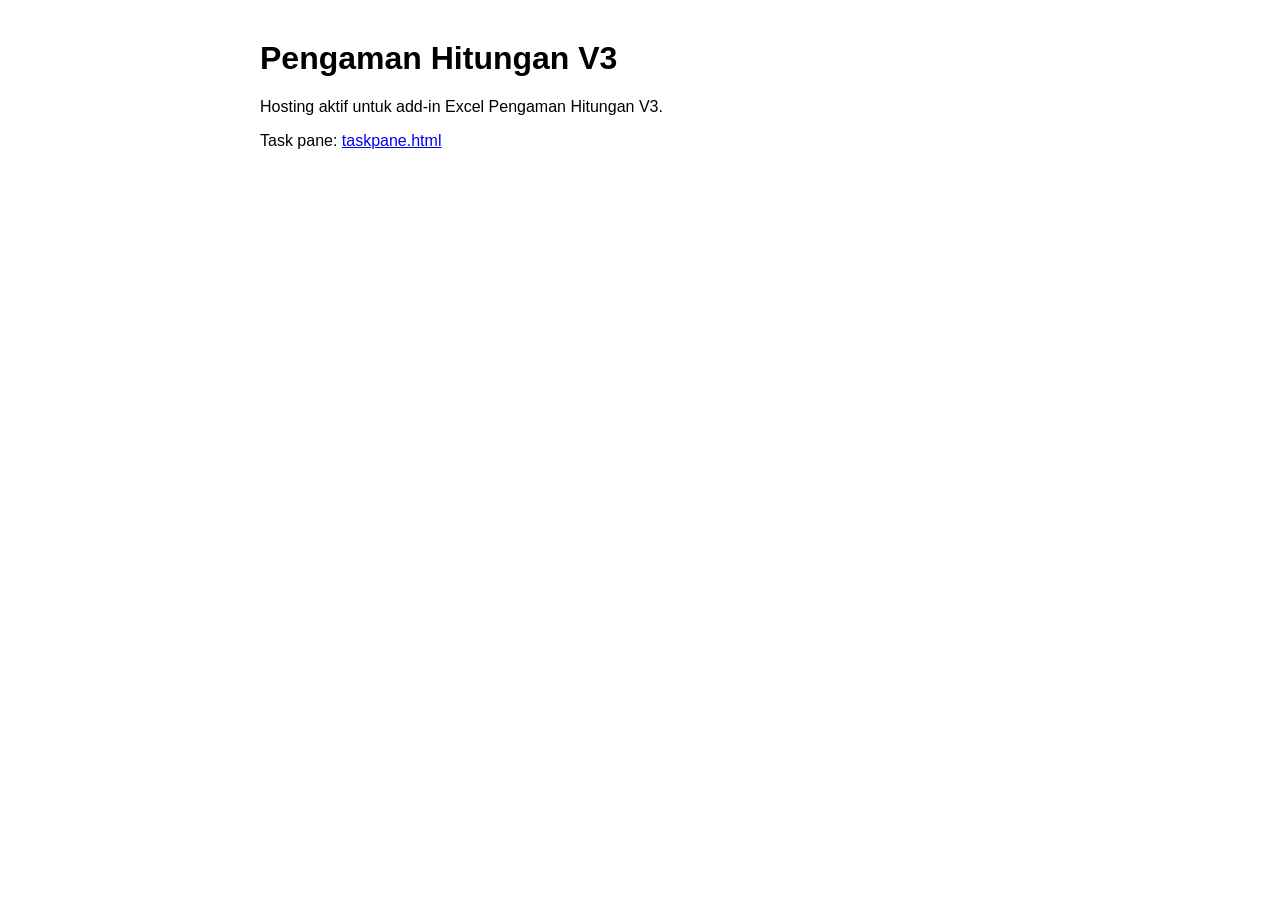
<file: index.html>
<!doctype html>
<html lang="id"><head><meta charset="utf-8"><meta name="viewport" content="width=device-width,initial-scale=1"><title>Pengaman Hitungan V3</title></head>
<body style="font-family:Segoe UI,Arial,sans-serif;max-width:760px;margin:40px auto;padding:0 20px">
<h1>Pengaman Hitungan V3</h1>
<p>Hosting aktif untuk add-in Excel Pengaman Hitungan V3.</p>
<p>Task pane: <a href="taskpane.html">taskpane.html</a></p>
</body></html>
</file>
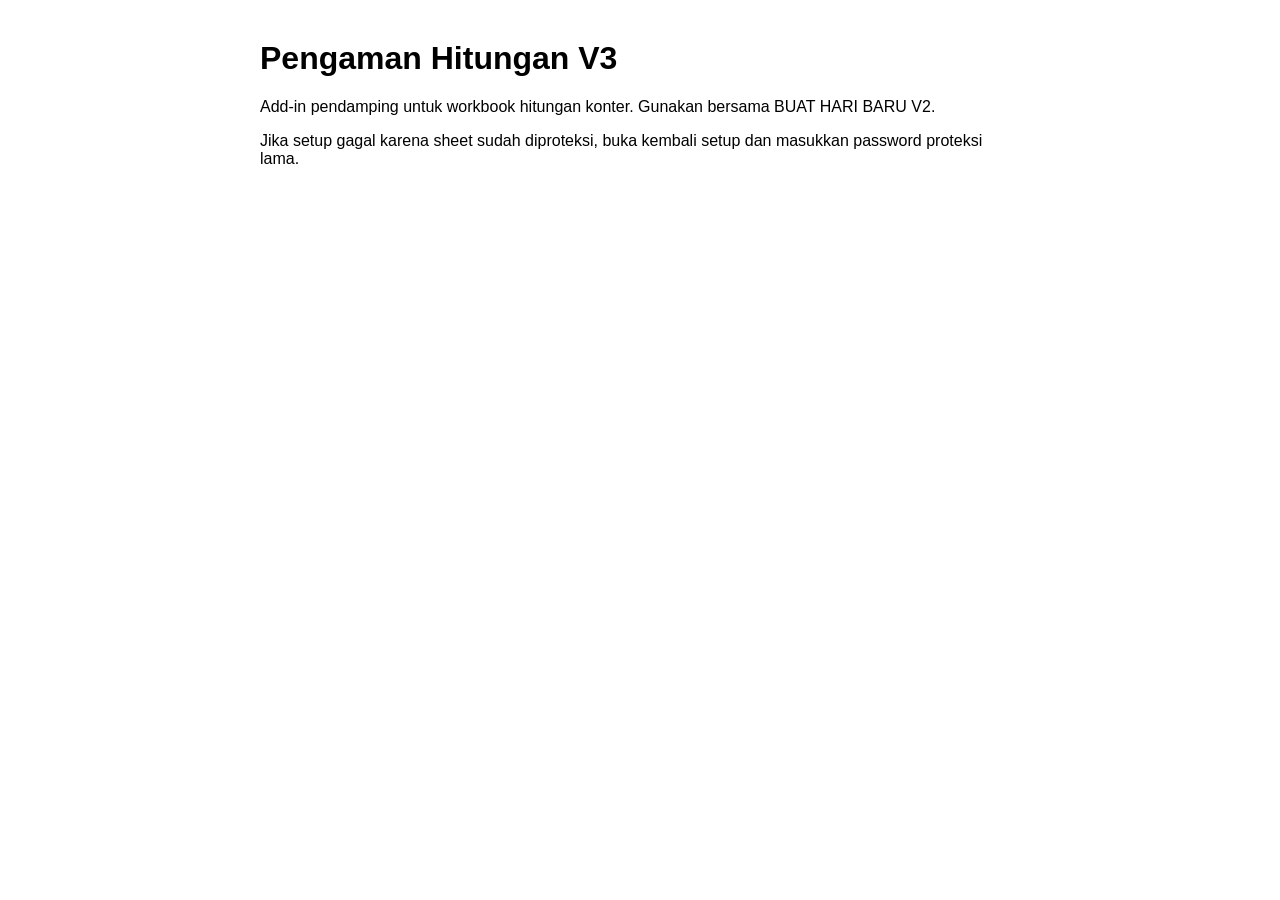
<file: support.html>
<!doctype html>
<html lang="id"><head><meta charset="utf-8"><title>Pengaman Hitungan V3 - Bantuan</title></head>
<body style="font-family:Segoe UI,Arial,sans-serif;max-width:760px;margin:40px auto;padding:0 20px">
<h1>Pengaman Hitungan V3</h1>
<p>Add-in pendamping untuk workbook hitungan konter. Gunakan bersama BUAT HARI BARU V2.</p>
<p>Jika setup gagal karena sheet sudah diproteksi, buka kembali setup dan masukkan password proteksi lama.</p>
</body></html>
</file>
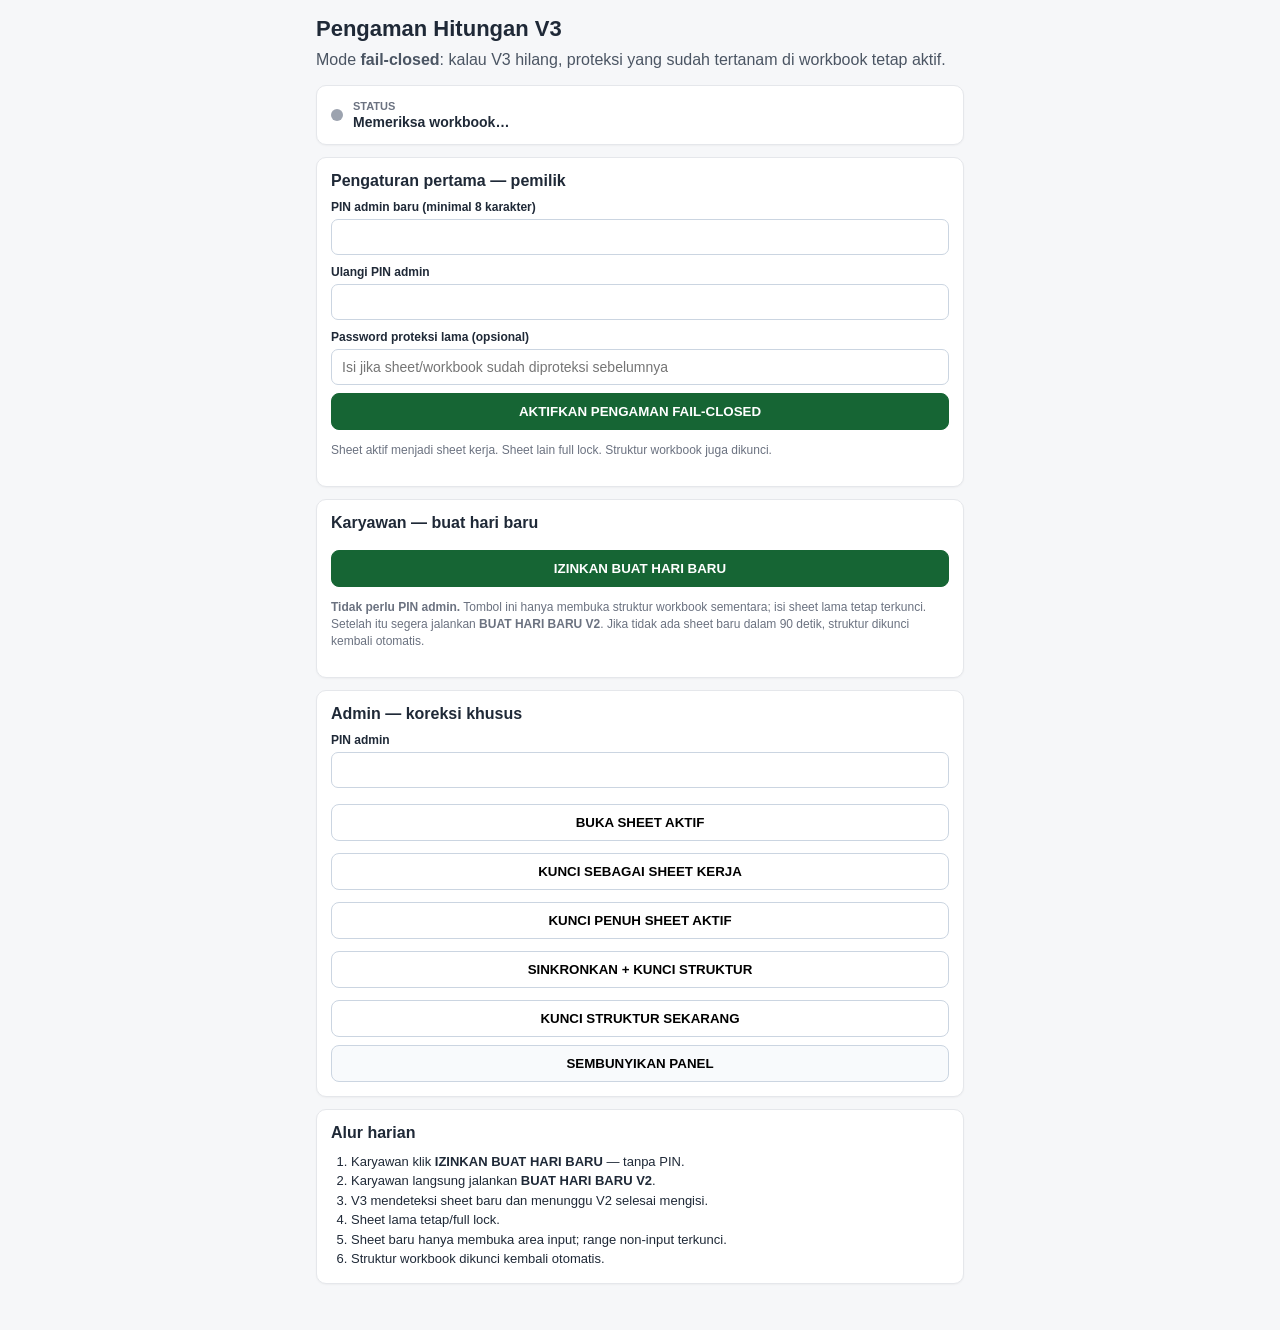
<file: taskpane.html>
<!doctype html>
<html lang="id">
<head>
  <meta charset="utf-8" />
  <meta http-equiv="X-UA-Compatible" content="IE=Edge" />
  <meta name="viewport" content="width=device-width, initial-scale=1" />
  <title>Pengaman Hitungan V3</title>
  <script src="https://appsforoffice.microsoft.com/lib/1/hosted/office.js"></script>
  <link rel="stylesheet" href="taskpane.css?v=3.1.1" />
</head>
<body>
  <main class="wrap">
    <h1>Pengaman Hitungan V3</h1>
    <p class="sub">Mode <b>fail-closed</b>: kalau V3 hilang, proteksi yang sudah tertanam di workbook tetap aktif.</p>

    <section class="card">
      <div class="status-row">
        <span id="statusDot" class="dot off"></span>
        <div>
          <div class="label">Status</div>
          <div id="statusText">Memeriksa workbook…</div>
        </div>
      </div>
    </section>

    <section class="card" id="setupCard">
      <h2>Pengaturan pertama — pemilik</h2>
      <label>PIN admin baru (minimal 8 karakter)</label>
      <input id="setupPin" type="password" autocomplete="new-password" />
      <label>Ulangi PIN admin</label>
      <input id="setupPin2" type="password" autocomplete="new-password" />
      <label>Password proteksi lama (opsional)</label>
      <input id="oldPassword" type="password" autocomplete="off"
        placeholder="Isi jika sheet/workbook sudah diproteksi sebelumnya" />
      <button id="setupBtn" class="primary">AKTIFKAN PENGAMAN FAIL-CLOSED</button>
      <p class="hint">Sheet aktif menjadi sheet kerja. Sheet lain full lock. Struktur workbook juga dikunci.</p>
    </section>

    <section class="card" id="employeeCard">
      <h2>Karyawan — buat hari baru</h2>
      <button id="beginDayBtn" class="primary">IZINKAN BUAT HARI BARU</button>
      <p class="hint">
        <b>Tidak perlu PIN admin.</b> Tombol ini hanya membuka struktur workbook sementara; isi sheet lama tetap terkunci.
        Setelah itu segera jalankan <b>BUAT HARI BARU V2</b>. Jika tidak ada sheet baru dalam 90 detik, struktur dikunci kembali otomatis.
      </p>
    </section>

    <section class="card" id="adminCard">
      <h2>Admin — koreksi khusus</h2>
      <label>PIN admin</label>
      <input id="adminPin" type="password" autocomplete="off" />
      <div class="grid">
        <button id="unlockBtn">BUKA SHEET AKTIF</button>
        <button id="partialLockBtn">KUNCI SEBAGAI SHEET KERJA</button>
        <button id="fullLockBtn">KUNCI PENUH SHEET AKTIF</button>
        <button id="syncBtn">SINKRONKAN + KUNCI STRUKTUR</button>
        <button id="lockNowBtn">KUNCI STRUKTUR SEKARANG</button>
      </div>
      <button id="hideBtn" class="ghost">SEMBUNYIKAN PANEL</button>
    </section>

    <section class="card">
      <h2>Alur harian</h2>
      <ol>
        <li>Karyawan klik <b>IZINKAN BUAT HARI BARU</b> — tanpa PIN.</li>
        <li>Karyawan langsung jalankan <b>BUAT HARI BARU V2</b>.</li>
        <li>V3 mendeteksi sheet baru dan menunggu V2 selesai mengisi.</li>
        <li>Sheet lama tetap/full lock.</li>
        <li>Sheet baru hanya membuka area input; range non-input terkunci.</li>
        <li>Struktur workbook dikunci kembali otomatis.</li>
      </ol>
    </section>

    <div id="message" class="message"></div>
  </main>
  <script src="taskpane.js?v=3.1.1"></script>
</body>
</html>
</file>
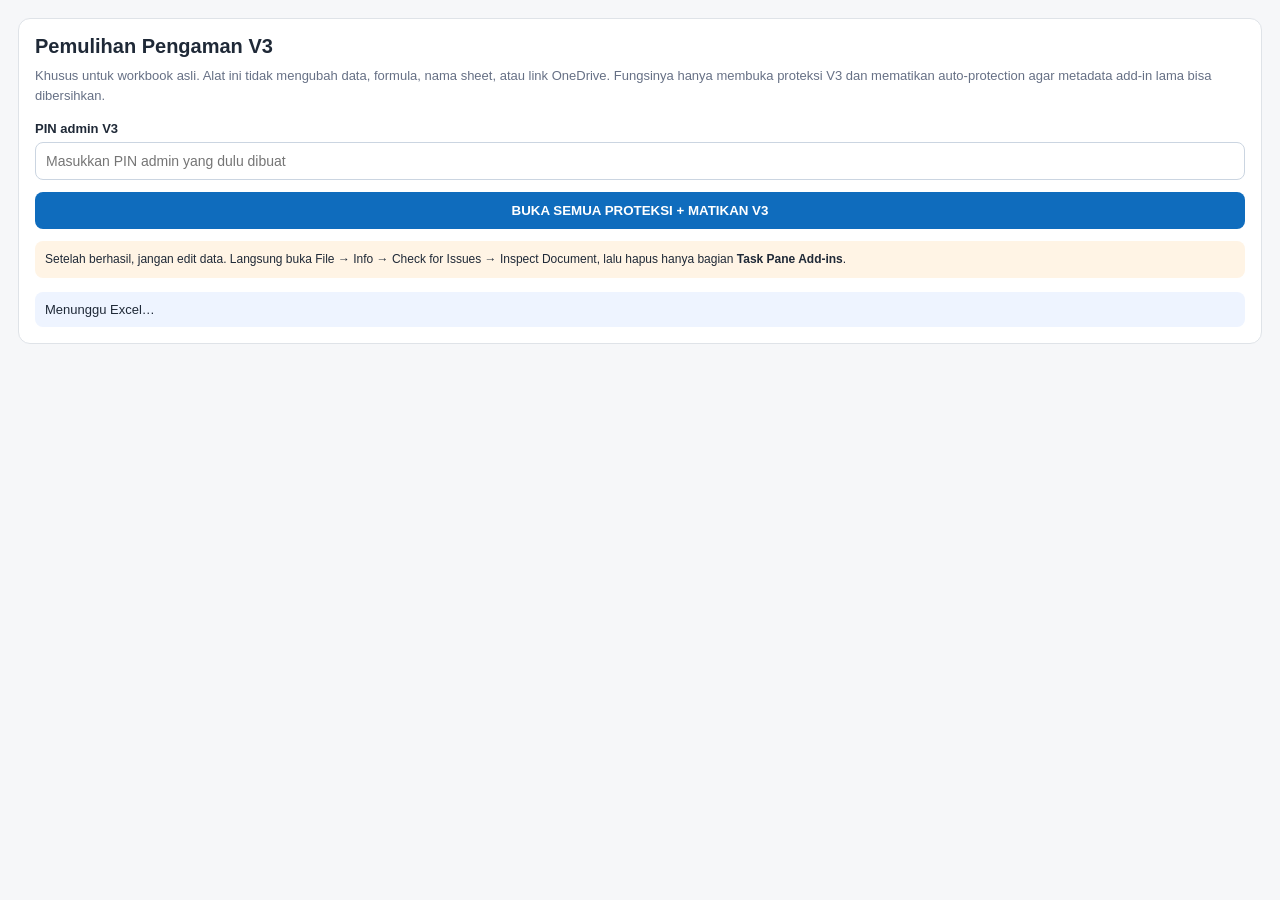
<file: recovery/taskpane.html>
<!doctype html>
<html lang="id">
<head>
  <meta charset="utf-8" />
  <meta name="viewport" content="width=device-width,initial-scale=1" />
  <title>Pemulihan Pengaman V3</title>
  <script src="https://appsforoffice.microsoft.com/lib/1/hosted/office.js"></script>
  <style>
    body{font-family:Segoe UI,Arial,sans-serif;margin:0;background:#f6f7f9;color:#1f2937}
    .wrap{padding:18px}.card{background:white;border:1px solid #dfe3e8;border-radius:12px;padding:16px}
    h1{font-size:20px;margin:0 0 8px}.muted{font-size:13px;color:#667085;line-height:1.5}
    label{display:block;font-size:13px;font-weight:600;margin:16px 0 6px}
    input{width:100%;box-sizing:border-box;padding:10px;border:1px solid #cbd5e1;border-radius:8px;font-size:14px}
    button{width:100%;margin-top:12px;padding:11px;border:0;border-radius:8px;background:#0f6cbd;color:white;font-weight:700;cursor:pointer}
    button:disabled{opacity:.55;cursor:not-allowed}.status{margin-top:14px;padding:10px;border-radius:8px;background:#eef4ff;font-size:13px;white-space:pre-wrap}
    .warn{margin-top:12px;padding:10px;border-radius:8px;background:#fff4e5;font-size:12px;line-height:1.45}
  </style>
</head>
<body>
<div class="wrap">
  <div class="card">
    <h1>Pemulihan Pengaman V3</h1>
    <div class="muted">Khusus untuk workbook asli. Alat ini tidak mengubah data, formula, nama sheet, atau link OneDrive. Fungsinya hanya membuka proteksi V3 dan mematikan auto-protection agar metadata add-in lama bisa dibersihkan.</div>
    <label>PIN admin V3</label>
    <input id="pin" type="password" autocomplete="off" placeholder="Masukkan PIN admin yang dulu dibuat" />
    <button id="unlock">BUKA SEMUA PROTEKSI + MATIKAN V3</button>
    <div class="warn">Setelah berhasil, jangan edit data. Langsung buka File → Info → Check for Issues → Inspect Document, lalu hapus hanya bagian <b>Task Pane Add-ins</b>.</div>
    <div id="status" class="status">Menunggu Excel…</div>
  </div>
</div>
<script src="taskpane.js?v=1"></script>
</body>
</html>
</file>
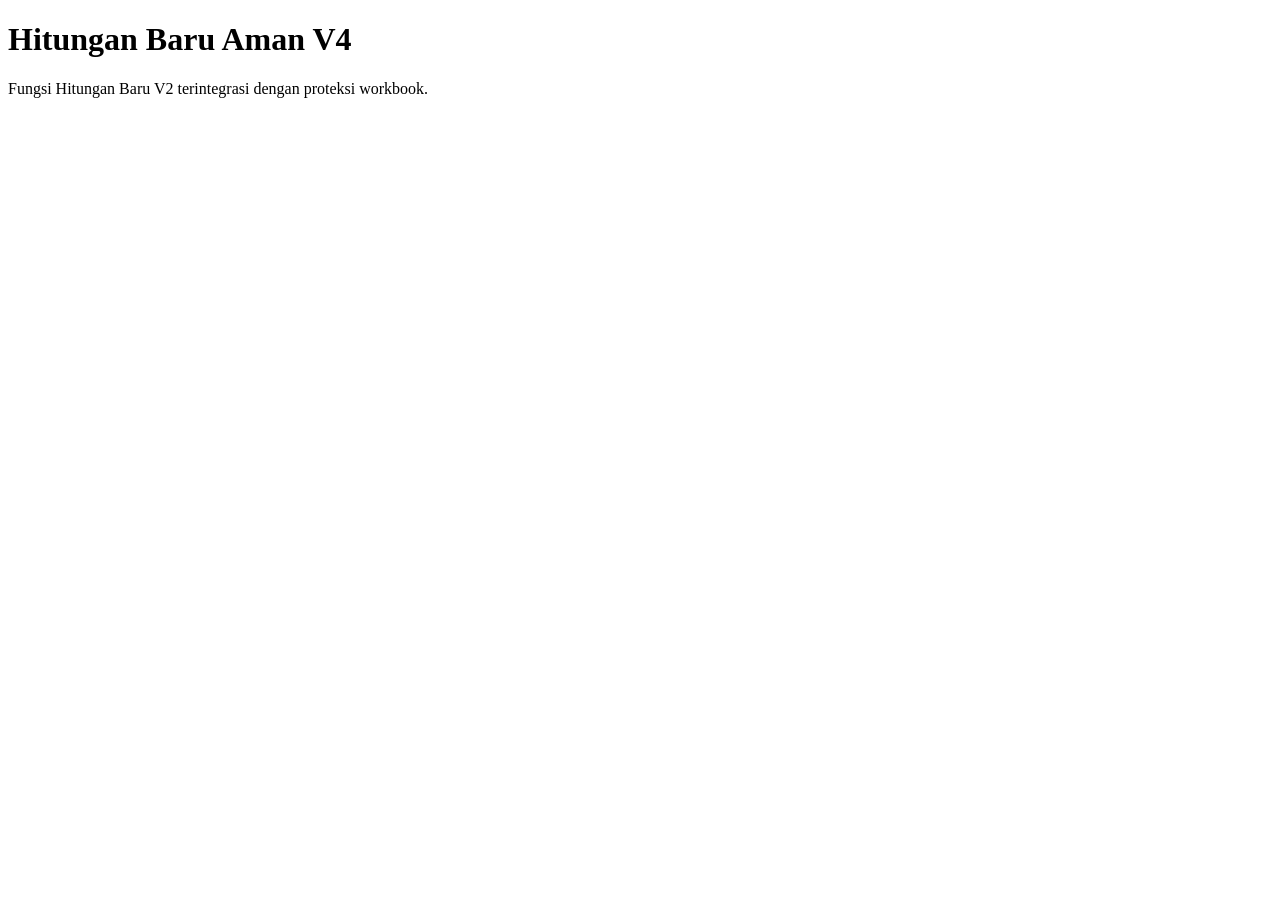
<file: v4/support.html>
<!doctype html><html><head><meta charset="utf-8"><title>Hitungan Baru Aman V4</title></head><body><h1>Hitungan Baru Aman V4</h1><p>Fungsi Hitungan Baru V2 terintegrasi dengan proteksi workbook.</p></body></html>
</file>
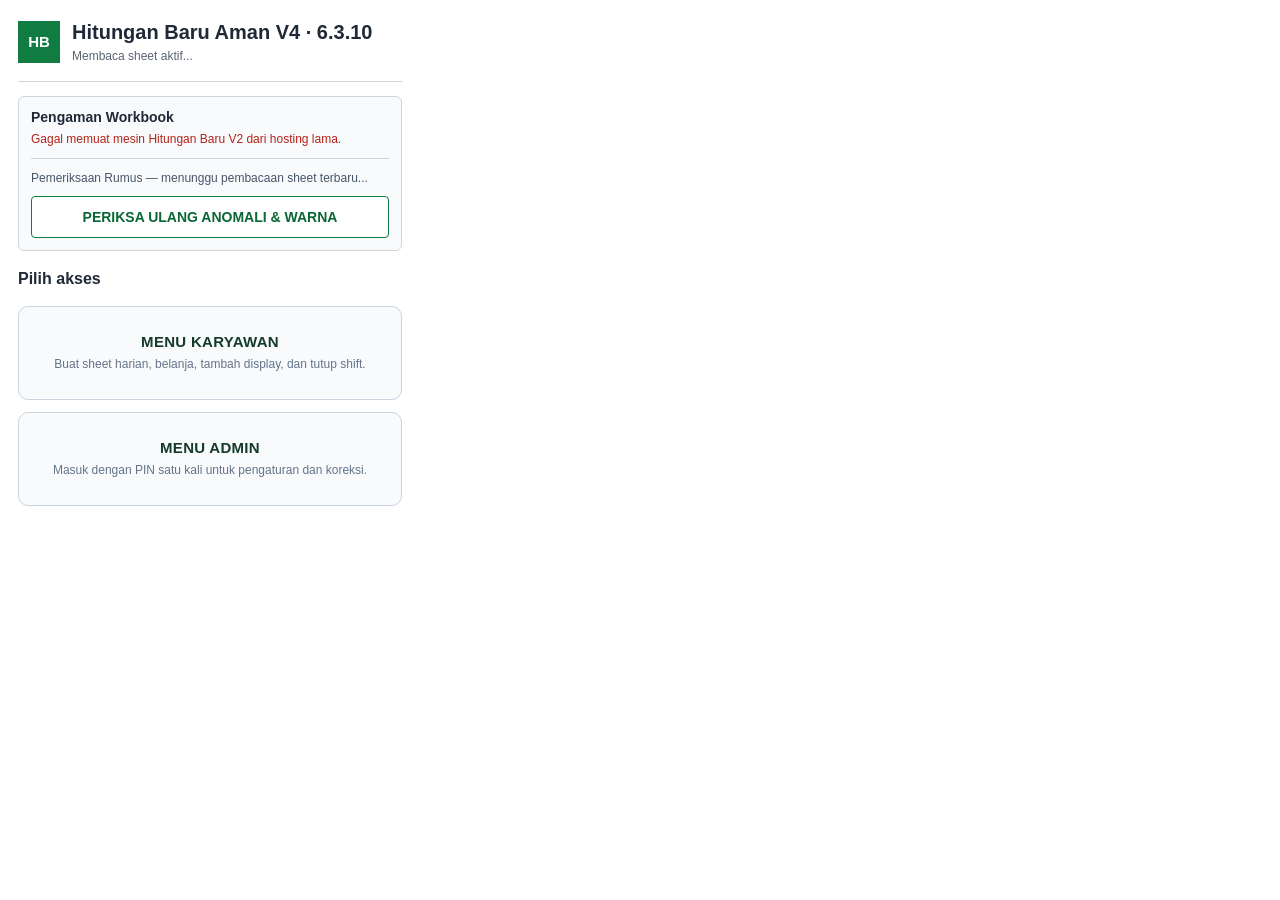
<file: v4/taskpane.html>
<!doctype html>
<html lang="id">
  <head>
    <meta charset="utf-8" />
    <meta name="viewport" content="width=device-width, initial-scale=1" />
    <title>Hitungan Baru Aman V4</title>
    <link rel="stylesheet" href="./taskpane.css?v=6.3.10" />
    <script src="https://appsforoffice.microsoft.com/lib/1/hosted/office.js"></script>
    <script src="./taskpane.js?v=6.3.4" defer></script>
    <script src="./formula-guard.js?v=6.3.8" defer></script>
    <script src="./setup-fix.js?v=6.3.3" defer></script>
    <script src="./display-transfer.js?v=6.3.8" defer></script>
    <script src="./auto-lock.js?v=6.3.4" defer></script>
    <!-- Historical-sheet fail-safe is merged into mines-mask-recovery.js to avoid competing locks. -->
    <script src="./shift-lock-fix.js?v=6.3.3" defer></script>
    <script src="./mines-mask-recovery.js?v=6.3.3" defer></script>
    <script src="./deferred-pricing.js?v=5.8.0" defer></script>
    <script src="./margin-colors.js?v=6.3.3" defer></script>
    <script src="./purchase-correction.js?v=6.3.10" defer></script>
  </head>
  <body>
    <main class="pane">
      <header class="header">
        <div class="mark" aria-hidden="true">HB</div>
        <div>
          <h1>Hitungan Baru Aman V4 · 6.3.10</h1>
          <p id="sourceSheet" class="source">Membaca sheet aktif...</p>
        </div>
      </header>

      <section class="security-card">
        <div class="security-title">Pengaman Workbook</div>
        <div id="securityStatus" class="security-status">Memeriksa proteksi...</div>
        <div id="formulaCorrectionCopies" class="formula-correction-copies" aria-label="Salin rumus perbaikan" hidden></div>
        <div id="formulaAuditSummary" class="formula-audit-summary" role="status" aria-live="polite">Pemeriksaan Rumus — menunggu pembacaan sheet terbaru...</div>
        <button id="formulaRecheckBtn" type="button" class="secondary-button" style="margin-top:8px;width:100%">PERIKSA ULANG ANOMALI &amp; WARNA</button>
      </section>

      <section id="securitySetup" class="security-card" hidden>
        <h2>Aktivasi pertama</h2>
        <p class="security-note">Buat PIN admin. Setelah aktif, fungsi Harian/Ada Belanja dan proteksi berjalan dalam satu proses.</p>
        <label for="setupPin">PIN admin baru (minimal 8 karakter)</label>
        <input id="setupPin" type="password" autocomplete="new-password" />
        <label for="setupPin2">Ulangi PIN admin</label>
        <input id="setupPin2" type="password" autocomplete="new-password" />
        <label for="oldPassword">Password proteksi lama (opsional)</label>
        <input id="oldPassword" type="password" autocomplete="off" placeholder="Kosongkan bila V3 lama masih tersimpan" />
        <button id="setupSecurityBtn" type="button">AKTIFKAN HITUNGAN AMAN V4</button>
      </section>


      <nav id="menuChoice" class="role-entry" aria-label="Pilih menu">
        <h2>Pilih akses</h2>
        <button id="menuEmployeeBtn" type="button" class="role-card">
          <strong>MENU KARYAWAN</strong>
          <span>Buat sheet harian, belanja, tambah display, dan tutup shift.</span>
        </button>
        <button id="menuAdminBtn" type="button" class="role-card">
          <strong>MENU ADMIN</strong>
          <span>Masuk dengan PIN satu kali untuk pengaturan dan koreksi.</span>
        </button>
      </nav>

      <section id="adminGate" class="security-card" hidden>
        <h2>Masuk Menu Admin</h2>
        <p class="security-note">Masukkan PIN sekali. Seluruh fitur admin terbuka sampai Anda keluar dari menu.</p>
        <label for="adminGatePin">PIN Admin</label>
        <input id="adminGatePin" type="password" autocomplete="off" />
        <p id="adminGateStatus" class="security-note" role="status"></p>
        <div class="admin-grid">
          <button id="adminGateLoginBtn" type="button">MASUK ADMIN</button>
          <button id="adminGateBackBtn" type="button" class="secondary-button">Kembali</button>
        </div>
      </section>

      <section id="adminWorkspace" hidden>
        <button id="adminLogoutBtn" type="button" class="secondary-button">Keluar dari Menu Admin</button>
        <details id="adminSecurity" class="security-card" open hidden>
        <summary>Proteksi Workbook dan Koreksi</summary>
        <input id="adminPin" type="hidden" autocomplete="off" />
        <div class="admin-global-actions">
          <button id="adminUnlockAllSheetsBtn" type="button" class="secondary-button admin-unlock-all">BUKA SEMUA SHEET</button>
          <button id="adminLockAllSheetsBtn" type="button" class="secondary-button admin-lock-all">KUNCI SEMUA KEMBALI</button>
          <p id="globalUnlockHint" class="security-note">Mode ini membutuhkan PIN admin. Jika dibuka, semua sheet tetap terbuka selama maksimal 1,5 jam, lalu terkunci otomatis.</p>
        </div>
        <div class="admin-grid">
          <button id="adminUnlockSheetBtn" type="button" class="secondary-button">Buka Sheet Aktif</button>
          <button id="adminWorkingLockBtn" type="button" class="secondary-button">Kunci sebagai Sheet Kerja</button>
          <button id="adminFullLockBtn" type="button" class="secondary-button">Full Lock Sheet Aktif</button>
          <button id="adminUnlockStructureBtn" type="button" class="secondary-button">Buka Struktur 2 Menit</button>
          <button id="adminLockStructureBtn" type="button" class="secondary-button">Kunci Struktur Sekarang</button>
          <button id="adminSyncBtn" type="button" class="secondary-button">Sinkron Semua Sheet</button>
          <button id="adminViewMinusBtn" type="button" class="secondary-button">Lihat Angka Mines</button>
        </div>
        <section id="minusPreview" class="security-card" hidden>
          <p class="security-note">Data rahasia — otomatis ditutup setelah 5 menit. Angka di lembar Excel tetap tersembunyi.</p>
          <div id="minusPreviewContent"></div>
          <button id="adminHideMinusBtn" type="button" class="secondary-button">Tutup Nilai Mines</button>
        </section>
      </details>


      <section id="sellingPriceAdmin" class="security-card">
        <h2>Kelola Harga Jual — Berlaku Shift Berikutnya</h2>
        <p class="security-note">Harga yang dijadwalkan akan berlaku pada SHEET BARU BERIKUTNYA, meskipun sheet sumber yang dibuka berbeda. Harga pada sheet lama tidak berubah. Paket: harga jual kolom C. Rokok: harga jual kolom B. Daftar tetap mengikuti nama dan baris Menu Belanja.</p>
        <label for="sellingSourceSheet">Sheet sumber</label>
        <select id="sellingSourceSheet"></select>
        <label for="sellingCategory">Kategori</label>
        <select id="sellingCategory">
          <option value="paket">Paket</option>
          <option value="rokok">Rokok</option>
        </select>
        <label for="sellingPriceSearch">Cari barang</label>
        <input id="sellingPriceSearch" type="search" placeholder="Cari nama paket atau rokok" autocomplete="off" />
        <button id="refreshSellingPrices" class="secondary-button" type="button">Muat Daftar Harga</button>
        <p id="sellingPriceStatus" class="security-note" aria-live="polite">Pilih sheet referensi untuk menjadwalkan perubahan harga.</p>
        <p id="sellingPendingSummary" class="security-note selling-price-build" aria-live="polite">Memeriksa harga pending...</p>
        <p id="sellingAutomaticStatus" class="security-note" aria-live="polite">Harga pending diperiksa otomatis saat sheet baru selesai dibuat.</p>
        <details class="security-card">
          <summary>Pemulihan MANUAL — hanya untuk sheet lama yang harganya tidak berubah</summary>
          <p class="security-note">Harga dijadwalkan akan berubah OTOMATIS pada proses pembuatan sheet baru berikutnya. Gunakan tombol di bawah hanya untuk sheet yang sudah terlanjur dibuat dan harga belum sesuai. Jangan membuat sheet baru lagi hanya untuk memperbaiki harga.</p>
          <label style="display:flex; align-items:start; gap:8px; font-weight:normal">
            <input id="sellingRepairConfirm" type="checkbox" />
            Saya sudah membuka sheet tujuan yang benar dan menyetujui perubahan harga jual pada sheet tersebut.
          </label>
          <button id="sellingRepairNowBtn" class="secondary-button" type="button">TERAPKAN HARGA PENDING KE SHEET AKTIF</button>
        </details>
        <details class="security-card">
          <summary>Riwayat & Cadangan Harga Jual</summary>
          <p class="security-note">Daftar harga dari pengaturan workbook atau cadangan lokal perangkat yang melakukan input, jika tersedia. Harga lama tidak dipulihkan otomatis agar tidak mengubah sheet yang salah.</p>
          <label style="display:flex;gap:8px;align-items:start;font-weight:normal">
            <input id="sellingPriceRestoreConfirm" type="checkbox"/>
            Saya sudah memeriksa nilai harga dan barisnya serta setuju menjadwalkan ulang item yang dipilih.
          </label>
          <div id="sellingPriceHistory" class="product-list" aria-live="polite">Memeriksa catatan harga...</div>
        </details>
        <p id="sellingPriceBuild" class="security-note selling-price-build" aria-live="polite">FORMAT NAMA LENGKAP · v5.7.0 — memuat daftar...</p>
        <div id="sellingPriceRows" class="product-list" aria-label="Daftar harga lengkap per operator"></div>
      </section>

      <section class="security-card" id="marginColorsPanel" aria-label="Warna margin barang">
        <h2>Warna Margin Paket dan Rokok</h2>
        <p class="security-note">Otomatis memberi warna pada nama barang kolom A. Paket: margin C − B. Rokok: langsung dari margin kolom E. Berlaku pula untuk sheet lama.</p>
        <div class="margin-legend">
          <span><i style="background:#111111"></i>Minus</span>
          <span><i style="background:#EF4444"></i>Di bawah Rp500</span>
          <span><i style="background:#9CA3AF"></i>Rp500–999</span>
          <span><i style="background:#2563EB"></i>Di atas Rp1.500</span>
          <span><i style="background:#7C3AED"></i>Di atas Rp3.000</span>
        </div>
        <p class="security-note">Margin Rp1.000–Rp1.500 tidak diberi warna khusus. Warna mengikuti perubahan angka di sheet masing-masing.</p>
        <p id="marginColorStatus" role="status" aria-live="polite" class="security-note">Menunggu pemeriksaan sheet...</p>
        <button id="marginColorRefreshBtn" class="secondary-button" type="button">PERIKSA ULANG WARNA SEMUA SHEET</button>
      </section>
      <section class="security-card" aria-label="Pengaman angka mines">
        <div class="security-title">Penutup Angka Mines — Tetap Terbaca SmartSDM</div>
        <p id="minesMaskStatus" class="security-note" aria-live="polite">Pemeriksaan D275, D276, G275, J274 belum dimulai...</p>
        <button id="repairMinusMasksBtn" class="secondary-button" type="button">PULIHKAN FORMAT ANGKA MINES (TETAP HITAM)</button>
      </section>

      </section>
      <section id="employeeWorkspace" hidden>
        <button id="employeeBackBtn" type="button" class="secondary-button">Kembali ke Pilihan Menu</button>
        <h2>Menu Karyawan</h2>
        <form id="newDayForm" novalidate>
        <fieldset class="mode-fieldset">
          <legend>Jenis sheet</legend>
          <div class="segmented" role="radiogroup" aria-label="Jenis sheet">
            <input id="modeDaily" type="radio" name="mode" value="daily" checked />
            <label for="modeDaily">Harian</label>
            <input id="modeShopping" type="radio" name="mode" value="shopping" />
            <label for="modeShopping">Ada Belanja</label>
          </div>
        </fieldset>

        <label for="person">Penanggung jawab</label>
        <select id="person" name="person" required>
          <option value="">Pilih nama</option>
          <option value="ftry">ftry</option>
          <option value="sfa">sfa</option>
          <option value="rfda">rfda</option>
          <option value="rfda&amp;sfa">rfda&amp;sfa</option>
          <option value="ftry&amp;sfa">ftry&amp;sfa</option>
          <option value="ftry&amp;rfda">ftry&amp;rfda</option>
          <option value="full">full</option>
        </select>

        <label for="sheetName">Nama sheet baru</label>
        <input
          id="sheetName"
          name="sheetName"
          type="text"
          maxlength="31"
          autocomplete="off"
          placeholder="Contoh: 3 agustus malam"
          required
        />

        <section id="displayTransferSection" class="shopping-section">
          <div class="shopping-heading">
            <div>
              <h2>Tambah stok display rokok</h2>
              <p class="security-note">Gudang → display. Bukan belanja.</p>
            </div>
            <button id="displayTransferToggle" class="secondary-button" type="button" style="margin:0; min-height:34px; padding:6px 10px;">Buka</button>
          </div>

          <p id="rokokTransferAuditStatus" class="security-note" role="status" aria-live="polite">Memeriksa transfer stok Rokok...</p>
          <div id="displayTransferBody" hidden>
            <p id="displayTransferMessage" class="security-note"></p>
            <label class="sr-only" for="displayTransferSearch">Cari rokok</label>
            <input id="displayTransferSearch" type="search" autocomplete="off" placeholder="Cari nama rokok" />
            <div id="displayTransferSummary" class="product-summary"></div>
            <div id="displayTransferList" class="product-list" aria-live="polite"></div>
          </div>
        </section>

        <section id="shoppingSection" class="shopping-section" hidden>
          <div class="shopping-heading">
            <h2>Input belanja</h2>
            <button id="reloadProducts" class="icon-button" type="button" title="Muat ulang daftar barang" aria-label="Muat ulang daftar barang">&#8635;</button>
          </div>

          <div class="tabs" role="tablist" aria-label="Jenis barang">
            <button id="packageTab" class="tab active" type="button" role="tab" aria-selected="true" data-tab="package">Paket</button>
            <button id="cigaretteTab" class="tab" type="button" role="tab" aria-selected="false" data-tab="cigarette">Rokok</button>
          </div>

          <label class="sr-only" for="productSearch">Cari barang</label>
          <input id="productSearch" type="search" autocomplete="off" placeholder="Cari nama barang" />

          <div id="productSummary" class="product-summary"></div>
          <div id="productList" class="product-list" aria-live="polite"></div>
        </section>

        <button id="repairStorageFormulas" class="secondary-button" type="button">
          <span class="button-icon" aria-hidden="true">&#8635;</span>
          <span>Pulihkan Rumus N</span>
        </button>

        <button id="createButton" type="submit">
          <span class="button-icon" aria-hidden="true">+</span>
          <span>Buat Sheet Baru</span>
        </button>
      </form>

        <section id="purchaseCorrectionSection" class="shopping-section" aria-label="Koreksi Belanja">
          <div class="shopping-heading">
            <div>
              <h2>Koreksi Belanja</h2>
              <p class="security-note">Hanya sheet terakhir yang memiliki riwayat belanja. Tidak membuat sheet baru.</p>
            </div>
            <button id="purchaseCorrectionToggle" type="button" class="secondary-button">Buka Koreksi</button>
          </div>
          <div id="purchaseCorrectionBody" hidden>
            <p id="purchaseCorrectionStatus" class="security-note" role="status" aria-live="polite">Belum diperiksa.</p>
            <p class="security-note">Koreksi jumlah pcs saja. Paket menyesuaikan stok awal D berdasarkan stok akhir shift sebelumnya; Rokok memperbarui pembelian O. Harga, rumus, dan input lain tidak disentuh. Stok gudang Rokok pada shift lanjutan hanya disesuaikan bila rantai stoknya cocok.</p>
            <button id="purchaseCorrectionReload" type="button" class="secondary-button">Muat Ulang Riwayat Belanja</button>
            <label for="purchaseCorrectionSearch">Cari Paket atau Rokok</label>
            <input id="purchaseCorrectionSearch" type="search" autocomplete="off" placeholder="Ketik nama barang" />
            <label class="purchase-correction-check">
              <input id="purchaseCorrectionShowAll" type="checkbox" />
              Tampilkan semua barang (termasuk yang belum tercatat belanjanya)
            </label>
            <div id="purchaseCorrectionRows" class="purchase-correction-list"></div>
            <p id="purchaseCorrectionPreview" class="security-note" role="status"></p>
            <label class="purchase-correction-check">
              <input id="purchaseCorrectionConfirm" type="checkbox" />
              Saya sudah memeriksa jumlah belanja yang benar. Koreksi dapat mengubah hitungan stok, modal, dan balance.
            </label>
            <button id="purchaseCorrectionApply" type="button">SIMPAN &amp; VERIFIKASI KOREKSI BELANJA</button>
          </div>
        </section>
        <div id="status" class="status" role="status" aria-live="polite"></div>
      </section>
    </main>
  </body>
</html>
</file>
<file: taskpane.css>
* { box-sizing: border-box; }
body {
  margin: 0;
  font-family: "Segoe UI", Arial, sans-serif;
  background: #f6f7f9;
  color: #1f2937;
}
.wrap { padding: 16px; max-width: 680px; margin: 0 auto; }
h1 { font-size: 22px; margin: 0 0 6px; }
h2 { font-size: 16px; margin: 0 0 10px; }
.sub { margin: 0 0 14px; color: #4b5563; line-height: 1.45; }
.card {
  background: white;
  border: 1px solid #e5e7eb;
  border-radius: 10px;
  padding: 14px;
  margin: 0 0 12px;
  box-shadow: 0 1px 2px rgba(0,0,0,.04);
}
label { display: block; font-size: 12px; font-weight: 600; margin: 10px 0 5px; }
input {
  width: 100%;
  border: 1px solid #cbd5e1;
  border-radius: 7px;
  padding: 9px 10px;
  font-size: 14px;
}
button {
  width: 100%;
  border: 1px solid #cbd5e1;
  background: #fff;
  border-radius: 8px;
  padding: 10px 12px;
  font-weight: 650;
  cursor: pointer;
  margin-top: 8px;
}
button:hover { background: #f8fafc; }
button.primary {
  background: #166534;
  color: white;
  border-color: #166534;
}
button.ghost { background: #f8fafc; }
.grid { display: grid; grid-template-columns: 1fr; gap: 4px; margin-top: 8px; }
.status-row { display: flex; gap: 10px; align-items: center; }
.dot { width: 12px; height: 12px; border-radius: 50%; display: inline-block; }
.dot.on { background: #16a34a; }
.dot.off { background: #9ca3af; }
.dot.wait { background: #d97706; }
.label { font-size: 11px; color: #6b7280; text-transform: uppercase; font-weight: 700; }
#statusText { font-size: 14px; font-weight: 600; margin-top: 2px; }
.hint { font-size: 12px; color: #6b7280; line-height: 1.45; }
.message {
  min-height: 18px;
  padding: 4px 2px 14px;
  font-size: 12px;
  color: #374151;
  white-space: pre-wrap;
}
ol { margin: 8px 0 0 20px; padding: 0; line-height: 1.5; font-size: 13px; }
.hidden { display: none !important; }
</file>
<file: v4/taskpane.css>
:root {
  color: #1f2937;
  background: #ffffff;
  font-family: "Segoe UI", Arial, sans-serif;
  font-size: 14px;
}

* {
  box-sizing: border-box;
}

body {
  margin: 0;
  background: #ffffff;
}

.pane {
  width: 100%;
  max-width: 420px;
  padding: 20px 18px 24px;
}

.header {
  display: flex;
  align-items: center;
  gap: 12px;
  padding-bottom: 18px;
  border-bottom: 1px solid #d1d5db;
}

.mark {
  display: grid;
  width: 42px;
  height: 42px;
  place-items: center;
  flex: 0 0 42px;
  background: #107c41;
  color: #ffffff;
  font-size: 15px;
  font-weight: 700;
}

h1,
h2,
p {
  margin: 0;
}

h1 {
  font-size: 20px;
  line-height: 1.25;
  letter-spacing: 0;
}

h2 {
  font-size: 15px;
  line-height: 1.3;
  letter-spacing: 0;
}

.source {
  margin-top: 4px;
  color: #5b6472;
  font-size: 12px;
  overflow-wrap: anywhere;
}

form {
  display: grid;
  gap: 8px;
  margin-top: 20px;
}

label,
legend {
  margin-top: 8px;
  font-weight: 600;
}

.mode-fieldset {
  min-width: 0;
  margin: 0;
  padding: 0;
  border: 0;
}

.mode-fieldset legend {
  margin-bottom: 8px;
  padding: 0;
}

.segmented {
  display: grid;
  grid-template-columns: 1fr 1fr;
  border: 1px solid #8a939f;
  border-radius: 4px;
  overflow: hidden;
}

.segmented input {
  position: absolute;
  opacity: 0;
  pointer-events: none;
}

.segmented label {
  display: grid;
  min-height: 40px;
  place-items: center;
  margin: 0;
  padding: 8px;
  background: #ffffff;
  cursor: pointer;
}

.segmented label + input + label {
  border-left: 1px solid #8a939f;
}

.segmented input:checked + label {
  background: #107c41;
  color: #ffffff;
}

select,
input {
  width: 100%;
  min-height: 40px;
  padding: 8px 10px;
  border: 1px solid #8a939f;
  border-radius: 4px;
  background: #ffffff;
  color: #111827;
  font: inherit;
}

select:focus,
input:focus,
button:focus-visible {
  border-color: #107c41;
  outline: 2px solid rgba(16, 124, 65, 0.25);
  outline-offset: 1px;
}

button {
  display: inline-flex;
  min-height: 42px;
  align-items: center;
  justify-content: center;
  gap: 8px;
  margin-top: 14px;
  padding: 9px 14px;
  border: 0;
  border-radius: 4px;
  background: #107c41;
  color: #ffffff;
  font: inherit;
  font-weight: 700;
  cursor: pointer;
}

button:hover {
  background: #0b6735;
}

button:disabled {
  background: #9ca3af;
  cursor: wait;
}

.secondary-button {
  margin-top: 10px;
  border: 1px solid #107c41;
  background: #ffffff;
  color: #0b6735;
}

.secondary-button:hover {
  background: #eef8f1;
}

.button-icon {
  font-size: 22px;
  font-weight: 400;
  line-height: 1;
}

.shopping-section {
  min-width: 0;
  margin-top: 10px;
  padding-top: 16px;
  border-top: 1px solid #d1d5db;
}

.shopping-heading {
  display: flex;
  align-items: center;
  justify-content: space-between;
  gap: 8px;
}

.icon-button {
  width: 34px;
  min-height: 34px;
  margin: 0;
  padding: 0;
  background: #f3f4f6;
  color: #1f2937;
  font-size: 20px;
}

.icon-button:hover {
  background: #e5e7eb;
}

.tabs {
  display: grid;
  grid-template-columns: 1fr 1fr;
  margin-top: 12px;
  border-bottom: 1px solid #aeb5bf;
}

.tab {
  min-height: 38px;
  margin: 0;
  border-radius: 0;
  background: #ffffff;
  color: #374151;
}

.tab:hover {
  background: #f3f4f6;
}

.tab.active {
  border-bottom: 3px solid #107c41;
  color: #0b6735;
}

#productSearch {
  margin-top: 12px;
}

.product-summary {
  min-height: 20px;
  margin: 8px 0;
  color: #5b6472;
  font-size: 12px;
}

.product-list {
  display: grid;
  max-height: 430px;
  gap: 0;
  overflow-y: auto;
  border-top: 1px solid #d1d5db;
  border-bottom: 1px solid #d1d5db;
}

.product-row {
  padding: 12px 2px;
  border-bottom: 1px solid #e5e7eb;
}

.product-row:last-child {
  border-bottom: 0;
}

.product-name {
  font-weight: 700;
  line-height: 1.3;
  overflow-wrap: anywhere;
}

.product-meta {
  margin-top: 3px;
  color: #5b6472;
  font-size: 12px;
  line-height: 1.35;
}

.purchase-fields {
  display: grid;
  grid-template-columns: minmax(0, 0.8fr) minmax(0, 1.2fr);
  gap: 8px;
  margin-top: 8px;
}

.purchase-fields label {
  display: grid;
  gap: 4px;
  min-width: 0;
  margin: 0;
  color: #374151;
  font-size: 11px;
}

.purchase-fields input {
  min-width: 0;
  min-height: 36px;
  padding: 6px 8px;
}

.empty-list {
  padding: 18px 4px;
  color: #5b6472;
  text-align: center;
}

.status {
  display: none;
  margin-top: 16px;
  padding: 10px 12px;
  border-left: 4px solid #107c41;
  background: #eef8f1;
  line-height: 1.45;
  overflow-wrap: anywhere;
}

.status.visible {
  display: block;
}

.status.error {
  border-left-color: #c42b1c;
  background: #fdf1f0;
  color: #8a1c12;
}

.sr-only {
  position: absolute;
  width: 1px;
  height: 1px;
  padding: 0;
  margin: -1px;
  overflow: hidden;
  clip: rect(0, 0, 0, 0);
  white-space: nowrap;
  border: 0;
}

.security-card { margin-top:14px; padding:12px; border:1px solid #d1d5db; border-radius:6px; background:#f8fafc; }
.security-title { font-weight:700; margin-bottom:6px; }
.security-status { font-size:12px; line-height:1.45; }
.security-status.ok { color:#0b6735; }
.security-status.error { color:#b42318; }
.formula-audit-summary {
  margin-top:10px;
  padding-top:10px;
  border-top:1px solid #d1d5db;
  color:#475569;
  font-size:12px;
  line-height:1.55;
  white-space:pre-wrap;
  overflow-wrap:anywhere;
  max-height:270px;
  overflow-y:auto;
}
.formula-correction-copies {
  margin-top:10px;
  padding:10px;
  border:1px solid #bfdbfe;
  background:#eff6ff;
  border-radius:6px;
  max-height:340px;
  overflow-y:auto;
}
.formula-correction-copies[hidden] { display:none; }
.formula-correction-heading { font-size:12px; font-weight:800; color:#1e40af; }
.formula-correction-intro { font-size:12px; color:#334155; line-height:1.5; margin:7px 0; }
.formula-correction-item {
  padding:8px;
  margin:8px 0;
  border:1px solid #cbd5e1;
  border-radius:5px;
  background:#fff;
}
.formula-correction-label { font-size:12px; font-weight:700; color:#111827; display:block; }
.formula-correction-value {
  display:block;
  width:100%;
  box-sizing:border-box;
  min-height:48px;
  padding:7px;
  margin:6px 0;
  font:12px/1.45 Consolas,Monaco,monospace;
  color:#0f172a;
  background:#f8fafc;
  border:1px solid #94a3b8;
  border-radius:4px;
  resize:vertical;
  overflow-wrap:anywhere;
  user-select:text;
}
.formula-correction-copy { margin:0; font-size:12px; }
.formula-correction-copy-status { display:block; margin-top:4px; font-size:11px; color:#166534; }

.formula-audit-summary.ok { color:#0b6735; }
.formula-audit-summary.error { color:#b42318; }

.security-note { margin-top:6px; margin-bottom:8px; color:#5b6472; font-size:12px; line-height:1.4; }
.security-card summary { cursor:pointer; font-weight:700; }
.admin-grid { display:grid; gap:6px; margin-top:8px; }
.admin-grid button { margin-top:4px; }
.security-disabled { opacity:.55; pointer-events:none; }


.admin-global-actions {
  display: grid;
  gap: 6px;
  margin-top: 10px;
  padding: 10px;
  border: 1px solid #d6a756;
  border-radius: 6px;
  background: #fff9ed;
}

.admin-global-actions button {
  margin-top: 2px;
}

.admin-unlock-all {
  border-color: #b45309;
  color: #92400e;
}

.admin-unlock-all:hover {
  background: #fff3d6;
}

.admin-lock-all {
  border-color: #107c41;
  color: #0b6735;
}

.admin-global-actions button:disabled {
  border-color: #9ca3af;
  background: #f3f4f6;
  color: #6b7280;
  cursor: not-allowed;
}


/* V4.9: role separation, admin-only deferred selling prices. */
[hidden] { display:none !important; }
.role-entry { display:grid; gap:12px; padding-top:18px; }
.role-entry h2 { margin:0 0 4px; font-size:16px; }
.role-card { margin:0; text-align:left; display:flex; flex-direction:column; gap:6px; border:1px solid #cbd5e1; border-radius:10px; padding:16px; background:#f8fafc; color:#153b2c; min-height:94px; cursor:pointer; }
.role-card strong { font-size:15px; letter-spacing:.02em; }
.role-card span { font-size:12px; line-height:1.45; color:#64748b; font-weight:400; }
.role-card:hover { background:#e8f5ee; border-color:#107c41; }
#adminWorkspace, #employeeWorkspace { margin-top:16px; }
#adminWorkspace > .secondary-button, #employeeWorkspace > .secondary-button { width:100%; margin-bottom:14px; }
#sellingPriceAdmin { display:grid; gap:6px; }
#sellingPriceAdmin input, #sellingPriceAdmin select { max-width:100%; width:100%; }
#sellingPriceRows { max-height:360px; overflow:auto; border:1px solid #e2e8f0; border-radius:7px; }
.selling-edit-row { display:flex; flex-direction:column; gap:5px; }
.selling-edit-row .selling-save { margin:0; }
#adminGateStatus { color:#b42318; }

/* V5 margin levels in the Admin workspace. */
.margin-legend {display:grid; grid-template-columns:1fr; gap:7px; padding:8px 0;}
.margin-legend span {display:flex; gap:9px; align-items:center; font-size:12px; color:#334155;}
.margin-legend i {display:inline-block; width:16px; height:16px; border-radius:4px; border:1px solid rgba(0,0,0,.12); flex:0 0 16px;}
#marginColorsPanel {display:grid; gap:8px;}
#marginColorStatus {overflow-wrap:anywhere;}


/* Standalone Koreksi Belanja: does not change styles of the existing forms. */
#purchaseCorrectionSection .shopping-heading > div { min-width:0; flex:1; }
#purchaseCorrectionToggle { margin:0; padding:7px 10px; flex-shrink:0; }
#purchaseCorrectionBody[hidden] { display:none; }
.purchase-correction-list { margin:10px 0; max-height:340px; overflow-y:auto; }
.purchase-correction-row {
  margin:8px 0; padding:10px; background:#fff; border:1px solid #d1d5db; border-radius:7px;
}
.purchase-correction-title { color:#0f172a; font-size:13px; font-weight:700; overflow-wrap:anywhere; }
.purchase-correction-row small { display:block; color:#5b6472; font-size:11px; margin:5px 0 8px; }
.purchase-correction-row label { display:block; font-size:12px; color:#334155; }
.purchase-correction-row input { width:100%; margin-top:4px; }
.purchase-correction-check {
  display:flex; align-items:flex-start; gap:8px; margin:10px 0;
  font-size:12px; line-height:1.5; color:#334155; cursor:pointer;
}
.purchase-correction-check input { width:auto; flex-shrink:0; margin-top:2px; }
#purchaseCorrectionPreview { white-space:pre-wrap; overflow-wrap:anywhere; }
#purchaseCorrectionApply { width:100%; }
</file>
